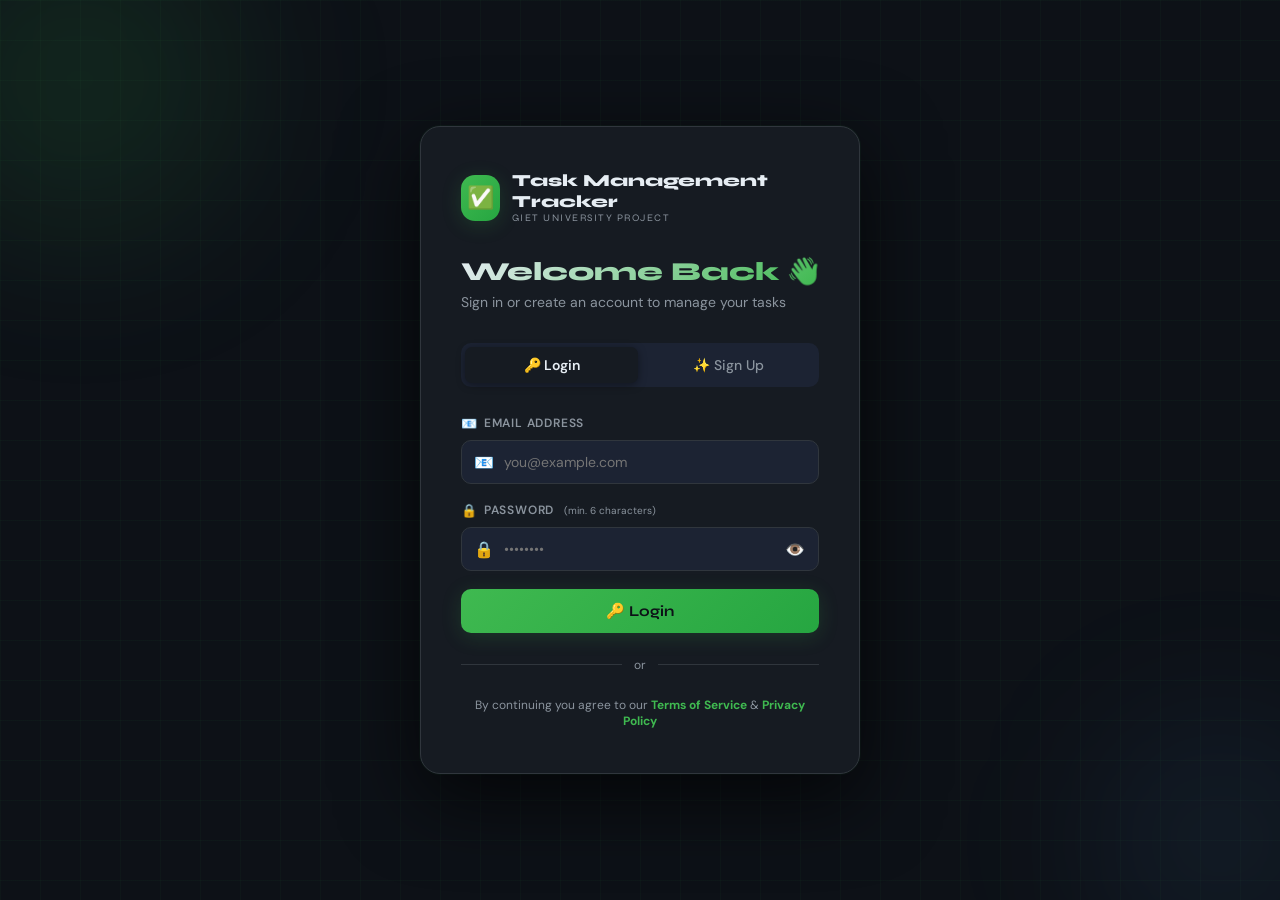
<file: index.html>
<!DOCTYPE html>
<html lang="en">
<head>
<meta charset="UTF-8" />
<meta name="viewport" content="width=device-width, initial-scale=1.0" />
<title>TASK MANAGEMENT TRACKER</title>
<link rel="stylesheet" href="style.css" />
</head>
<body>

<div id="app-page">

<aside class="sidebar">
  <div class="logo">
    <div class="logo-icon">✅</div>
    <div class="logo-text">Task Management Tracker <span>GIET PROJECT</span></div>
  </div>

  <div class="sidebar-user">
    <div class="sidebar-avatar" id="sb-avatar">S</div>
    <div class="sidebar-user-info">
      <div class="sidebar-user-name" id="sb-uname">User</div>
      <div class="sidebar-user-role">Task Manager</div>
    </div>
    <button class="logout-btn" onclick="doLogout()" title="Logout">⏏</button>
  </div>

  <div class="nav-label">Navigation</div>
  <button class="nav-btn active" onclick="setFilter('all',this)">
    <span class="nav-icon">🗂️</span> All Tasks <span class="nav-badge" id="sb-all">0</span>
  </button>
  <button class="nav-btn" onclick="setFilter('pending',this)">
    <span class="nav-icon">⏳</span> Pending <span class="nav-badge" id="sb-pending">0</span>
  </button>
  <button class="nav-btn" onclick="setFilter('inprogress',this)">
    <span class="nav-icon">⚙️</span> In Progress <span class="nav-badge" id="sb-inprogress">0</span>
  </button>
  <button class="nav-btn" onclick="setFilter('completed',this)">
    <span class="nav-icon">✅</span> Completed <span class="nav-badge" id="sb-completed">0</span>
  </button>

  <div class="sidebar-divider"></div>
  <div class="nav-label">Priority</div>
  <button class="nav-btn" onclick="setFilter('high',this)">
    <span class="nav-icon">🔴</span> High Priority <span class="nav-badge" id="sb-high">0</span>
  </button>
  <button class="nav-btn" onclick="setFilter('medium',this)">
    <span class="nav-icon">🟡</span> Medium <span class="nav-badge" id="sb-medium">0</span>
  </button>
  <button class="nav-btn" onclick="setFilter('low',this)">
    <span class="nav-icon">🔵</span> Low <span class="nav-badge" id="sb-low">0</span>
  </button>

  <div class="sidebar-divider"></div>
  <div class="progress-card">
    <div class="progress-card-title">Overall Progress</div>
    <div class="progress-ring-wrap">
      <div class="progress-circle">
        <svg width="52" height="52" viewBox="0 0 52 52">
          <circle class="bg" cx="26" cy="26" r="21"/>
          <circle class="fg" id="ring-fg" cx="26" cy="26" r="21" stroke-dasharray="131.9" stroke-dashoffset="131.9"/>
        </svg>
        <div class="pct" id="ring-pct">0%</div>
      </div>
      <div class="progress-meta">
        <div class="pm-done"><span id="done-count">0</span>/<span id="total-count">0</span></div>
        <div class="pm-label">Tasks completed</div>
      </div>
    </div>
  </div>
</aside>

<main class="main">
  <header class="header">
    <div class="header-title">📋 TASK MANAGEMENT TRACKER</div>
    <div class="search-wrap">
      <span class="search-icon">🔍</span>
      <input type="text" id="search-input" placeholder="Search tasks…" oninput="renderTasks()" />
    </div>

    <div class="header-user">
      <div class="header-avatar" id="hdr-avatar">S</div>
      <span class="header-username" id="hdr-uname">User</span>
    </div>
    <button class="btn-add" onclick="openModal()">＋ Add Task</button>
  </header>

  <div class="stats-bar">
    <div class="stat-card">
      <div class="stat-icon total">📦</div>
      <div><div class="stat-val" id="stat-total">0</div><div class="stat-lbl">Total Tasks</div></div>
    </div>
    <div class="stat-card">
      <div class="stat-icon done">✅</div>
      <div><div class="stat-val" id="stat-done" style="color:var(--green)">0</div><div class="stat-lbl">Completed</div></div>
    </div>
    <div class="stat-card">
      <div class="stat-icon prog">⚙️</div>
      <div><div class="stat-val" id="stat-prog" style="color:var(--orange)">0</div><div class="stat-lbl">In Progress</div></div>
    </div>
    <div class="stat-card">
      <div class="stat-icon pend">⏳</div>
      <div><div class="stat-val" id="stat-pend">0</div><div class="stat-lbl">Pending</div></div>
    </div>
  </div>

  <div class="filter-bar">
    <button class="filter-tab active" onclick="setFilter('all',this)">All</button>
    <button class="filter-tab" onclick="setFilter('pending',this)">Pending</button>
    <button class="filter-tab" onclick="setFilter('inprogress',this)">In Progress</button>
    <button class="filter-tab" onclick="setFilter('completed',this)">Completed</button>
    <div class="sort-wrap">
      <span style="font-size:13px;color:var(--muted)">Sort:</span>
      <select class="sort-select" id="sort-select" onchange="renderTasks()">
        <option value="newest">Newest First</option>
        <option value="oldest">Oldest First</option>
        <option value="due">Due Date</option>
        <option value="priority">Priority</option>
        <option value="alpha">A → Z</option>
      </select>
    </div>
  </div>

  <div class="task-grid" id="task-grid"></div>
</main>

</div>


<button class="ai-btn-float" id="ai-float-btn" onclick="toggleAI()" title="AI Assistant">🤖</button>


<div class="ai-panel" id="ai-panel">
  <div class="ai-header">
    <div class="ai-avatar">🤖</div>
    <div style="flex:1">
      <div class="ai-title">AI Assistant</div>
      <div class="ai-status">Online</div>
    </div>
    <button class="ai-close" onclick="toggleAI()">✕</button>
  </div>
  <div class="ai-messages" id="ai-messages">
    <div class="ai-msg bot">
      <div class="ai-msg-icon">🤖</div>
      <div class="ai-bubble">
        Hey! I'm your AI task assistant 👋<br><br>
        I can help you:<br>
        • Summarize your tasks<br>
        • Suggest what to work on next<br>
        • Analyze your productivity<br>
        • Answer anything about your project!
      </div>
    </div>
  </div>
  <div class="ai-suggestions">
    <span class="ai-sug" onclick="sendAISug(this)">📊 Summarize my tasks</span>
    <span class="ai-sug" onclick="sendAISug(this)">🎯 What to do next?</span>
    <span class="ai-sug" onclick="sendAISug(this)">⚠️ Overdue tasks?</span>
    <span class="ai-sug" onclick="sendAISug(this)">💡 Productivity tips</span>
  </div>
  <div class="ai-input-wrap">
    <input class="ai-input" id="ai-input" placeholder="Ask me anything about your tasks…" onkeydown="if(event.key==='Enter')sendAI()" />
    <button class="ai-send" onclick="sendAI()">➤</button>
  </div>
</div>


<div class="modal-overlay" id="modal">
  <div class="modal">
    <div class="modal-header">
      <div class="modal-title" id="modal-title">Add New Task</div>
      <button class="modal-close" onclick="closeModal()">✕</button>
    </div>
    <div class="form-group">
      <label class="form-label">Task Title *</label>
      <input class="form-input" id="f-title" placeholder="Enter task title…" />
    </div>
    <div class="form-group">
      <label class="form-label">Description</label>
      <textarea class="form-textarea" id="f-desc" placeholder="Add description (optional)…"></textarea>
    </div>
    <div class="form-row">
      <div class="form-group">
        <label class="form-label">Status</label>
        <select class="form-select" id="f-status">
          <option value="pending">⏳ Pending</option>
          <option value="inprogress">⚙️ In Progress</option>
          <option value="completed">✅ Completed</option>
        </select>
      </div>
      <div class="form-group">
        <label class="form-label">Priority</label>
        <select class="form-select" id="f-priority">
          <option value="medium">🟡 Medium</option>
          <option value="high">🔴 High</option>
          <option value="low">🔵 Low</option>
        </select>
      </div>
    </div>
    <div class="form-row">
      <div class="form-group">
        <label class="form-label">Due Date</label>
        <input class="form-input" type="date" id="f-due" />
      </div>
      <div class="form-group">
        <label class="form-label">Progress %</label>
        <input class="form-input" type="number" id="f-progress" min="0" max="100" value="0" placeholder="0–100" />
      </div>
    </div>
    <div class="modal-footer">
      <button class="btn-cancel" onclick="closeModal()">Cancel</button>
      <button class="btn-save" onclick="saveTask()">Save Task</button>
    </div>
  </div>
</div>

<div id="toast-container"></div>

<script src="script.js"></script>
<script>
  
  window.addEventListener('DOMContentLoaded', () => {
    const s = getSession();
    if (!s || !s.email) {
      window.location.href = 'login.html';
      return;
    }
   
    const initial = s.name.charAt(0).toUpperCase();
    document.getElementById('sb-avatar').textContent = initial;
    document.getElementById('sb-uname').textContent = s.name;
    document.getElementById('hdr-avatar').textContent = initial;
    document.getElementById('hdr-uname').textContent = s.name;

   
    seedTasks();
    renderTasks();
  });

  
  document.getElementById('modal').addEventListener('click', e => {
    if (e.target === e.currentTarget) closeModal();
  });

  
  document.addEventListener('keydown', e => {
    if (e.key === 'n' && !e.ctrlKey && !e.metaKey &&
        document.activeElement.tagName !== 'INPUT' &&
        document.activeElement.tagName !== 'TEXTAREA') openModal();
    if (e.key === 'Escape') closeModal();
  });
</script>
</body>
</html>
</file>
<file: style.css>
@import url('https://fonts.googleapis.com/css2?family=Syne:wght@400;600;700;800&family=DM+Sans:wght@300;400;500;600&display=swap');

:root {
  --bg:        #0d1117;
  --surface:   #161b22;
  --card:      #1c2333;
  --border:    #30363d;
  --green:     #3fb950;
  --green-dim: #1a4a28;
  --green-glow:rgba(63,185,80,0.18);
  --orange:    #e3a03b;
  --orange-dim:#4a2e0a;
  --red:       #f85149;
  --red-dim:   #4a1010;
  --blue:      #58a6ff;
  --blue-dim:  #0d2a50;
  --text:      #e6edf3;
  --muted:     #8b949e;
  --radius:    12px;
  --shadow:    0 8px 32px rgba(0,0,0,0.5);
}

*, *::before, *::after { box-sizing: border-box; margin: 0; padding: 0; }

body {
  font-family: 'DM Sans', sans-serif;
  background: var(--bg);
  color: var(--text);
  min-height: 100vh;
  overflow-x: hidden;
}


#login-page {
  min-height: 100vh;
  display: flex;
  align-items: center;
  justify-content: center;
  position: relative;
  overflow: hidden;
}

.login-bg {
  position: absolute; inset: 0; z-index: 0;
  background-image:
    linear-gradient(rgba(63,185,80,0.04) 1px, transparent 1px),
    linear-gradient(90deg, rgba(63,185,80,0.04) 1px, transparent 1px);
  background-size: 40px 40px;
  animation: gridPan 20s linear infinite;
}
@keyframes gridPan {
  from { background-position: 0 0; }
  to   { background-position: 40px 40px; }
}

.orb {
  position: absolute; border-radius: 50%; filter: blur(80px); z-index: 0;
  animation: float 8s ease-in-out infinite;
}
.orb-1 { width: 320px; height: 320px; background: rgba(63,185,80,0.12); top: -80px; left: -80px; }
.orb-2 { width: 240px; height: 240px; background: rgba(88,166,255,0.08); bottom: -60px; right: -60px; animation-delay: -4s; }
@keyframes float {
  0%,100% { transform: translateY(0); }
  50%      { transform: translateY(-20px); }
}

.login-card {
  position: relative; z-index: 10;
  width: 440px; max-width: 95vw;
  background: var(--surface);
  border: 1px solid var(--border);
  border-radius: 20px;
  padding: 44px 40px;
  box-shadow: 0 24px 80px rgba(0,0,0,0.7), 0 0 0 1px rgba(63,185,80,0.06);
  animation: cardIn .5s cubic-bezier(.34,1.56,.64,1);
}
@keyframes cardIn {
  from { opacity: 0; transform: translateY(30px) scale(.96); }
  to   { opacity: 1; transform: translateY(0) scale(1); }
}

.login-logo {
  display: flex; align-items: center; gap: 12px;
  margin-bottom: 32px;
}
.login-logo-icon {
  width: 46px; height: 46px; border-radius: 14px;
  background: linear-gradient(135deg, var(--green), #26a641);
  display: flex; align-items: center; justify-content: center;
  font-size: 22px;
  box-shadow: 0 4px 20px var(--green-glow);
}
.login-logo-text { font-family: 'Syne', sans-serif; font-weight: 800; font-size: 17px; line-height: 1.2; }
.login-logo-text span { display: block; color: var(--muted); font-size: 10px; font-weight: 400; letter-spacing: 1.5px; text-transform: uppercase; }

.login-heading {
  font-family: 'Syne', sans-serif;
  font-size: 26px; font-weight: 800;
  margin-bottom: 6px;
  background: linear-gradient(135deg, var(--text), var(--green));
  -webkit-background-clip: text; -webkit-text-fill-color: transparent;
}
.login-sub { font-size: 14px; color: var(--muted); margin-bottom: 32px; }

.auth-tabs {
  display: flex; gap: 4px;
  background: var(--card); border-radius: 10px; padding: 4px;
  margin-bottom: 28px;
}
.auth-tab {
  flex: 1; padding: 9px;
  border: none; border-radius: 7px;
  background: transparent; color: var(--muted);
  font-family: 'DM Sans', sans-serif; font-size: 14px; font-weight: 500;
  cursor: pointer; transition: all .2s;
}
.auth-tab.active {
  background: var(--surface); color: var(--text);
  box-shadow: 0 2px 8px rgba(0,0,0,0.4);
  font-weight: 600;
}

.login-field { margin-bottom: 18px; }
.login-label {
  display: flex; align-items: center; gap: 6px;
  font-size: 12px; font-weight: 600; color: var(--muted);
  text-transform: uppercase; letter-spacing: .8px;
  margin-bottom: 8px;
}
.login-label .lbl-icon { font-size: 13px; }

.input-wrap { position: relative; }
.login-input {
  width: 100%; padding: 12px 14px 12px 42px;
  border: 1.5px solid var(--border);
  border-radius: 10px; background: var(--card);
  color: var(--text); font-family: 'DM Sans', sans-serif; font-size: 14px;
  outline: none; transition: all .2s;
}
.login-input:focus { border-color: var(--green); box-shadow: 0 0 0 3px var(--green-glow); }
.login-input.error { border-color: var(--red); box-shadow: 0 0 0 3px rgba(248,81,73,0.12); }
.login-input.valid { border-color: var(--green); }
.input-icon {
  position: absolute; left: 13px; top: 50%; transform: translateY(-50%);
  font-size: 16px; pointer-events: none;
}
.input-eye {
  position: absolute; right: 12px; top: 50%; transform: translateY(-50%);
  font-size: 16px; cursor: pointer; color: var(--muted);
  background: none; border: none; padding: 2px;
  transition: color .15s;
}
.input-eye:hover { color: var(--text); }

.field-hint { font-size: 11px; margin-top: 5px; padding-left: 2px; display: none; }
.field-hint.show { display: block; }
.field-hint.err  { color: var(--red); }
.field-hint.ok   { color: var(--green); }

.pwd-strength { margin-top: 8px; display: none; }
.pwd-strength.show { display: block; }
.pwd-bar-track { height: 3px; background: var(--border); border-radius: 2px; overflow: hidden; margin-bottom: 4px; }
.pwd-bar-fill  { height: 100%; border-radius: 2px; width: 0; transition: width .3s, background .3s; }
.pwd-bar-label { font-size: 11px; color: var(--muted); }

.login-btn {
  width: 100%; padding: 13px;
  background: linear-gradient(135deg, var(--green), #26a641);
  border: none; border-radius: 10px; color: #0d1117;
  font-family: 'Syne', sans-serif; font-size: 15px; font-weight: 700;
  cursor: pointer; transition: all .2s; margin-top: 8px;
  display: flex; align-items: center; justify-content: center; gap: 8px;
  box-shadow: 0 4px 20px var(--green-glow);
}
.login-btn:hover { transform: translateY(-1px); box-shadow: 0 8px 28px rgba(63,185,80,0.35); }
.login-btn:active { transform: translateY(0); }
.login-btn:disabled { opacity: .6; cursor: not-allowed; transform: none; }

.login-divider {
  display: flex; align-items: center; gap: 12px;
  margin: 24px 0; color: var(--muted); font-size: 12px;
}
.login-divider::before, .login-divider::after {
  content: ''; flex: 1; height: 1px; background: var(--border);
}

.login-footer { font-size: 12px; color: var(--muted); text-align: center; margin-top: 20px; }
.login-footer strong { color: var(--green); }

.name-only { display: none; }

.login-error {
  background: var(--red-dim); border: 1px solid var(--red);
  border-radius: 8px; padding: 10px 14px;
  font-size: 13px; color: var(--red);
  margin-bottom: 18px; display: none;
  animation: shake .3s ease;
}
.login-error.show { display: flex; align-items: center; gap: 8px; }
@keyframes shake {
  0%,100% { transform: translateX(0); }
  20%,60% { transform: translateX(-6px); }
  40%,80% { transform: translateX(6px); }
}

.login-success-overlay {
  position: fixed; inset: 0; z-index: 9999;
  background: var(--bg);
  display: flex; flex-direction: column; align-items: center; justify-content: center;
  gap: 16px;
  opacity: 0; pointer-events: none; transition: opacity .4s;
}
.login-success-overlay.show { opacity: 1; pointer-events: all; }
.success-icon { font-size: 64px; animation: popIn .4s cubic-bezier(.34,1.56,.64,1); }
@keyframes popIn { from{transform:scale(0)} to{transform:scale(1)} }
.success-msg { font-family: 'Syne', sans-serif; font-size: 22px; font-weight: 700; color: var(--green); }
.success-sub { font-size: 14px; color: var(--muted); }


#app-page { display: flex; flex-direction: row; min-height: 100vh; }


.sidebar {
  width: 240px; min-height: 100vh;
  background: var(--surface); border-right: 1px solid var(--border);
  display: flex; flex-direction: column;
  padding: 24px 16px;
  position: fixed; top: 0; left: 0; bottom: 0; z-index: 100;
}
.logo { display: flex; align-items: center; gap: 10px; margin-bottom: 36px; padding: 0 8px; }
.logo-icon { width: 36px; height: 36px; background: linear-gradient(135deg, var(--green), #26a641); border-radius: 10px; display: flex; align-items: center; justify-content: center; font-size: 18px; }
.logo-text { font-family: 'Syne', sans-serif; font-weight: 800; font-size: 15px; line-height: 1.2; }
.logo-text span { display: block; color: var(--muted); font-size: 10px; font-weight: 400; letter-spacing: 1px; text-transform: uppercase; }

.nav-label { font-size: 10px; font-weight: 600; letter-spacing: 1.5px; text-transform: uppercase; color: var(--muted); padding: 0 10px; margin-bottom: 8px; }
.nav-btn { display: flex; align-items: center; gap: 10px; width: 100%; padding: 10px 12px; border-radius: 8px; border: none; background: transparent; color: var(--muted); cursor: pointer; font-family: 'DM Sans', sans-serif; font-size: 14px; transition: all .18s; text-align: left; margin-bottom: 2px; }
.nav-btn:hover { background: var(--card); color: var(--text); }
.nav-btn.active { background: var(--green-dim); color: var(--green); font-weight: 500; }
.nav-btn .nav-icon { font-size: 16px; width: 20px; text-align: center; }
.nav-badge { margin-left: auto; font-size: 11px; font-weight: 600; background: var(--card); color: var(--muted); padding: 2px 7px; border-radius: 20px; }
.nav-btn.active .nav-badge { background: var(--green-dim); color: var(--green); }
.sidebar-divider { height: 1px; background: var(--border); margin: 16px 0; }

.sidebar-user {
  padding: 12px 14px; border-radius: 10px;
  background: var(--card); border: 1px solid var(--border);
  margin-bottom: 16px;
  display: flex; align-items: center; gap: 10px;
}
.sidebar-avatar {
  width: 34px; height: 34px; border-radius: 10px;
  background: linear-gradient(135deg, var(--green), #26a641);
  display: flex; align-items: center; justify-content: center;
  font-size: 16px; font-weight: 700; color: #0d1117;
  font-family: 'Syne', sans-serif; flex-shrink: 0;
}
.sidebar-user-info { flex: 1; min-width: 0; }
.sidebar-user-name { font-size: 13px; font-weight: 600; color: var(--text); white-space: nowrap; overflow: hidden; text-overflow: ellipsis; }
.sidebar-user-role { font-size: 10px; color: var(--muted); letter-spacing: .5px; }
.logout-btn { background: none; border: none; color: var(--muted); cursor: pointer; font-size: 15px; padding: 3px; border-radius: 5px; transition: .15s; flex-shrink: 0; }
.logout-btn:hover { color: var(--red); background: var(--red-dim); }

.progress-card { margin-top: auto; padding: 16px; background: var(--card); border-radius: var(--radius); border: 1px solid var(--border); }
.progress-card-title { font-size: 12px; color: var(--muted); margin-bottom: 10px; font-weight: 500; }
.progress-ring-wrap { display: flex; align-items: center; gap: 14px; }
.progress-circle { position: relative; width: 52px; height: 52px; }
.progress-circle svg { transform: rotate(-90deg); }
.progress-circle .bg { fill: none; stroke: var(--border); stroke-width: 5; }
.progress-circle .fg { fill: none; stroke: var(--green); stroke-width: 5; stroke-linecap: round; transition: stroke-dashoffset .6s cubic-bezier(.4,0,.2,1); }
.progress-circle .pct { position: absolute; inset: 0; display: flex; align-items: center; justify-content: center; font-size: 11px; font-weight: 700; color: var(--green); }
.progress-meta { flex: 1; }
.progress-meta .pm-done { font-size: 20px; font-weight: 700; font-family: 'Syne', sans-serif; color: var(--text); }
.progress-meta .pm-label { font-size: 11px; color: var(--muted); }


.main { margin-left: 240px; flex: 1; display: flex; flex-direction: column; min-height: 100vh; }

.header { padding: 20px 28px; background: var(--surface); border-bottom: 1px solid var(--border); display: flex; align-items: center; gap: 16px; position: sticky; top: 0; z-index: 50; }
.header-title { font-family: 'Syne', sans-serif; font-size: 20px; font-weight: 700; flex: 1; }
.search-wrap { position: relative; }
.search-wrap input { background: var(--card); border: 1px solid var(--border); border-radius: 8px; padding: 8px 12px 8px 36px; color: var(--text); font-family: 'DM Sans', sans-serif; font-size: 14px; outline: none; width: 220px; transition: border-color .18s; }
.search-wrap input:focus { border-color: var(--green); }
.search-icon { position: absolute; left: 10px; top: 50%; transform: translateY(-50%); color: var(--muted); font-size: 14px; pointer-events: none; }
.btn-add { display: flex; align-items: center; gap: 7px; background: var(--green); color: #0d1117; border: none; border-radius: 8px; padding: 9px 18px; font-family: 'DM Sans', sans-serif; font-size: 14px; font-weight: 600; cursor: pointer; transition: all .18s; white-space: nowrap; }
.btn-add:hover { background: #3aaa49; transform: translateY(-1px); box-shadow: 0 4px 16px var(--green-glow); }

.header-user { display: flex; align-items: center; gap: 8px; padding: 6px 12px; border-radius: 8px; background: var(--card); border: 1px solid var(--border); }
.header-avatar { width: 28px; height: 28px; border-radius: 8px; background: linear-gradient(135deg, var(--green), #26a641); display: flex; align-items: center; justify-content: center; font-size: 13px; font-weight: 700; color: #0d1117; font-family: 'Syne', sans-serif; }
.header-username { font-size: 13px; font-weight: 600; }

.stats-bar { display: grid; grid-template-columns: repeat(4, 1fr); gap: 16px; padding: 20px 28px 0; }
.stat-card { background: var(--card); border: 1px solid var(--border); border-radius: var(--radius); padding: 18px 20px; display: flex; align-items: center; gap: 14px; transition: transform .18s; }
.stat-card:hover { transform: translateY(-2px); }
.stat-icon { font-size: 26px; width: 46px; height: 46px; border-radius: 10px; display: flex; align-items: center; justify-content: center; }
.stat-icon.total { background: var(--blue-dim); }
.stat-icon.done  { background: var(--green-dim); }
.stat-icon.prog  { background: var(--orange-dim); }
.stat-icon.pend  { background: #2a2a3a; }
.stat-val { font-family: 'Syne', sans-serif; font-size: 26px; font-weight: 800; }
.stat-lbl { font-size: 12px; color: var(--muted); margin-top: 2px; }

.filter-bar { display: flex; align-items: center; gap: 8px; padding: 20px 28px 0; }
.filter-tab { padding: 7px 16px; border-radius: 20px; border: 1px solid var(--border); background: transparent; color: var(--muted); font-family: 'DM Sans', sans-serif; font-size: 13px; cursor: pointer; transition: all .18s; }
.filter-tab:hover { border-color: var(--green); color: var(--text); }
.filter-tab.active { background: var(--green); color: #0d1117; border-color: var(--green); font-weight: 600; }
.sort-wrap { margin-left: auto; display: flex; align-items: center; gap: 8px; }
.sort-select { background: var(--card); border: 1px solid var(--border); color: var(--text); border-radius: 8px; padding: 7px 12px; font-family: 'DM Sans', sans-serif; font-size: 13px; cursor: pointer; outline: none; }

.task-grid { padding: 20px 28px 40px; display: flex; flex-direction: column; gap: 10px; }
.empty-state { text-align: center; padding: 80px 20px; color: var(--muted); }
.empty-state .es-icon { font-size: 56px; margin-bottom: 16px; opacity: .5; }
.empty-state h3 { font-size: 18px; font-weight: 600; margin-bottom: 8px; color: var(--text); }

.task-card { background: var(--card); border: 1px solid var(--border); border-radius: var(--radius); padding: 18px 20px; display: grid; grid-template-columns: 1fr auto; gap: 12px; transition: all .22s; animation: slideIn .25s ease; position: relative; overflow: hidden; }
@keyframes slideIn { from{opacity:0;transform:translateY(10px)} to{opacity:1;transform:translateY(0)} }
.task-card::before { content: ''; position: absolute; left: 0; top: 0; bottom: 0; width: 3px; border-radius: 12px 0 0 12px; }
.task-card.status-completed::before { background: var(--green); }
.task-card.status-inprogress::before { background: var(--orange); }
.task-card.status-pending::before { background: var(--muted); }
.task-card:hover { border-color: #444d56; transform: translateX(2px); box-shadow: var(--shadow); }
.task-card.status-completed { opacity: .75; }
.task-left { display: flex; align-items: flex-start; gap: 14px; }
.task-check { width: 22px; height: 22px; border-radius: 6px; border: 2px solid var(--border); display: flex; align-items: center; justify-content: center; cursor: pointer; flex-shrink: 0; margin-top: 1px; transition: all .18s; background: transparent; }
.task-check:hover { border-color: var(--green); background: var(--green-dim); }
.task-check.checked { background: var(--green); border-color: var(--green); }
.task-check.checked::after { content: '✓'; color: #0d1117; font-size: 13px; font-weight: 700; }
.task-body { flex: 1; min-width: 0; }
.task-title { font-size: 15px; font-weight: 600; color: var(--text); margin-bottom: 5px; line-height: 1.4; }
.task-card.status-completed .task-title { text-decoration: line-through; color: var(--muted); }
.task-desc { font-size: 13px; color: var(--muted); line-height: 1.5; margin-bottom: 10px; }
.task-meta { display: flex; align-items: center; gap: 10px; flex-wrap: wrap; }
.badge { display: inline-flex; align-items: center; gap: 5px; padding: 3px 10px; border-radius: 20px; font-size: 11px; font-weight: 600; letter-spacing: .3px; }
.badge.completed  { background: var(--green-dim); color: var(--green); }
.badge.inprogress { background: var(--orange-dim); color: var(--orange); }
.badge.pending    { background: #2a2a3a; color: var(--muted); }
.badge.priority-high   { background: var(--red-dim); color: var(--red); }
.badge.priority-medium { background: var(--orange-dim); color: var(--orange); }
.badge.priority-low    { background: var(--blue-dim); color: var(--blue); }
.due-date { font-size: 12px; color: var(--muted); display: flex; align-items: center; gap: 4px; }
.due-date.overdue { color: var(--red); }
.due-date.soon    { color: var(--orange); }
.task-actions { display: flex; align-items: flex-start; gap: 6px; flex-shrink: 0; }
.action-btn { width: 32px; height: 32px; border-radius: 8px; border: 1px solid var(--border); background: transparent; color: var(--muted); cursor: pointer; font-size: 15px; display: flex; align-items: center; justify-content: center; transition: all .18s; }
.action-btn:hover.edit-btn   { border-color: var(--blue);  color: var(--blue);  background: var(--blue-dim); }
.action-btn:hover.del-btn    { border-color: var(--red);   color: var(--red);   background: var(--red-dim); }
.action-btn:hover.status-btn { border-color: var(--green); color: var(--green); background: var(--green-dim); }
.task-progress { margin-top: 10px; }
.task-progress-bar { height: 4px; background: var(--border); border-radius: 2px; overflow: hidden; }
.task-progress-fill { height: 100%; border-radius: 2px; transition: width .4s ease; }


.modal-overlay { position: fixed; inset: 0; background: rgba(0,0,0,.7); backdrop-filter: blur(4px); z-index: 1000; display: flex; align-items: center; justify-content: center; opacity: 0; pointer-events: none; transition: opacity .22s; }
.modal-overlay.open { opacity: 1; pointer-events: all; }
.modal { background: var(--surface); border: 1px solid var(--border); border-radius: 16px; width: 520px; max-width: 95vw; padding: 28px; box-shadow: 0 24px 64px rgba(0,0,0,.8); transform: scale(.95); transition: transform .22s; }
.modal-overlay.open .modal { transform: scale(1); }
.modal-header { display: flex; align-items: center; justify-content: space-between; margin-bottom: 24px; }
.modal-title { font-family: 'Syne', sans-serif; font-size: 18px; font-weight: 700; }
.modal-close { background: none; border: none; color: var(--muted); font-size: 22px; cursor: pointer; line-height: 1; padding: 2px 6px; border-radius: 6px; transition: .15s; }
.modal-close:hover { background: var(--card); color: var(--text); }
.form-group { margin-bottom: 18px; }
.form-label { display: block; font-size: 13px; font-weight: 600; color: var(--muted); margin-bottom: 7px; text-transform: uppercase; letter-spacing: .5px; }
.form-input, .form-select, .form-textarea { width: 100%; padding: 10px 14px; border-radius: 8px; border: 1px solid var(--border); background: var(--card); color: var(--text); font-family: 'DM Sans', sans-serif; font-size: 14px; outline: none; transition: border-color .18s; }
.form-textarea { resize: vertical; min-height: 80px; }
.form-input:focus, .form-select:focus, .form-textarea:focus { border-color: var(--green); }
.form-row { display: grid; grid-template-columns: 1fr 1fr; gap: 14px; }
.form-select option { background: var(--card); }
.modal-footer { display: flex; gap: 10px; justify-content: flex-end; margin-top: 24px; }
.btn-cancel { padding: 10px 20px; border-radius: 8px; border: 1px solid var(--border); background: transparent; color: var(--text); font-family: 'DM Sans', sans-serif; font-size: 14px; cursor: pointer; transition: .18s; }
.btn-cancel:hover { background: var(--card); }
.btn-save { padding: 10px 24px; border-radius: 8px; border: none; background: var(--green); color: #0d1117; font-family: 'DM Sans', sans-serif; font-size: 14px; font-weight: 600; cursor: pointer; transition: .18s; }
.btn-save:hover { background: #3aaa49; }


.ai-panel { position: fixed; right: 0; top: 0; bottom: 0; width: 360px; background: var(--surface); border-left: 1px solid var(--border); display: flex; flex-direction: column; z-index: 200; transform: translateX(100%); transition: transform .3s cubic-bezier(.4,0,.2,1); }
.ai-panel.open { transform: translateX(0); }
.ai-header { padding: 20px; border-bottom: 1px solid var(--border); display: flex; align-items: center; gap: 12px; }
.ai-avatar { width: 38px; height: 38px; border-radius: 10px; background: linear-gradient(135deg, #7c3aed, #4f46e5); display: flex; align-items: center; justify-content: center; font-size: 20px; }
.ai-title { font-family: 'Syne', sans-serif; font-weight: 700; font-size: 15px; flex: 1; }
.ai-status { font-size: 11px; color: var(--green); display: flex; align-items: center; gap: 4px; }
.ai-status::before { content: ''; width: 6px; height: 6px; background: var(--green); border-radius: 50%; display: inline-block; animation: pulse 2s infinite; }
@keyframes pulse { 0%,100%{opacity:1} 50%{opacity:.4} }
.ai-close { background: none; border: none; color: var(--muted); font-size: 20px; cursor: pointer; }
.ai-messages { flex: 1; overflow-y: auto; padding: 16px; display: flex; flex-direction: column; gap: 14px; }
.ai-msg { display: flex; gap: 10px; }
.ai-msg.user { flex-direction: row-reverse; }
.ai-bubble { max-width: 80%; padding: 12px 14px; border-radius: 12px; font-size: 13px; line-height: 1.6; }
.ai-msg.bot  .ai-bubble { background: var(--card); border: 1px solid var(--border); border-radius: 4px 12px 12px 12px; }
.ai-msg.user .ai-bubble { background: var(--green-dim); border: 1px solid var(--green); color: var(--green); border-radius: 12px 4px 12px 12px; }
.ai-msg-icon { font-size: 20px; flex-shrink: 0; }
.ai-typing { display: flex; gap: 5px; padding: 14px; align-items: center; }
.ai-typing span { width: 8px; height: 8px; background: var(--muted); border-radius: 50%; animation: bounce .9s infinite; }
.ai-typing span:nth-child(2) { animation-delay: .15s; }
.ai-typing span:nth-child(3) { animation-delay: .3s; }
@keyframes bounce { 0%,100%{transform:translateY(0)} 50%{transform:translateY(-6px)} }
.ai-input-wrap { padding: 14px; border-top: 1px solid var(--border); display: flex; gap: 10px; }
.ai-input { flex: 1; padding: 10px 14px; border-radius: 8px; border: 1px solid var(--border); background: var(--card); color: var(--text); font-family: 'DM Sans', sans-serif; font-size: 13px; outline: none; transition: border-color .18s; }
.ai-input:focus { border-color: #7c3aed; }
.ai-send { width: 40px; height: 40px; border-radius: 8px; border: none; background: linear-gradient(135deg,#7c3aed,#4f46e5); color: white; cursor: pointer; font-size: 16px; display: flex; align-items: center; justify-content: center; transition: .18s; }
.ai-send:hover { opacity: .9; transform: scale(1.05); }
.ai-btn-float { position: fixed; bottom: 28px; right: 28px; z-index: 300; width: 54px; height: 54px; border-radius: 16px; border: none; background: linear-gradient(135deg, #7c3aed, #4f46e5); color: white; font-size: 24px; cursor: pointer; box-shadow: 0 8px 24px rgba(124,58,237,.45); display: flex; align-items: center; justify-content: center; transition: all .22s; }
.ai-btn-float:hover { transform: scale(1.08) rotate(-5deg); box-shadow: 0 12px 32px rgba(124,58,237,.6); }
.ai-suggestions { display: flex; flex-wrap: wrap; gap: 6px; padding: 0 16px 12px; }
.ai-sug { padding: 5px 12px; border-radius: 20px; border: 1px solid var(--border); background: var(--card); color: var(--muted); font-size: 12px; cursor: pointer; transition: .15s; }
.ai-sug:hover { border-color: #7c3aed; color: #a78bfa; }


::-webkit-scrollbar { width: 5px; }
::-webkit-scrollbar-track { background: transparent; }
::-webkit-scrollbar-thumb { background: var(--border); border-radius: 10px; }


.del-confirm { display: flex; gap: 6px; margin-top: 8px; }
.del-yes { padding: 4px 12px; border-radius: 6px; border: none; background: var(--red); color: white; font-size: 12px; font-weight: 600; cursor: pointer; }
.del-no  { padding: 4px 12px; border-radius: 6px; border: 1px solid var(--border); background: transparent; color: var(--muted); font-size: 12px; cursor: pointer; }


#toast-container { position: fixed; bottom: 24px; left: 50%; transform: translateX(-50%); z-index: 9999; display: flex; flex-direction: column; gap: 8px; align-items: center; pointer-events: none; }
.toast { padding: 12px 22px; border-radius: 10px; font-size: 14px; font-weight: 500; box-shadow: 0 8px 24px rgba(0,0,0,.5); animation: toastIn .3s ease; pointer-events: none; }
@keyframes toastIn { from{opacity:0;transform:translateY(10px)} to{opacity:1;transform:translateY(0)} }
.toast.success { background: var(--green); color: #0d1117; }
.toast.error   { background: var(--red); color: white; }
.toast.info    { background: #4f46e5; color: white; }


@media (max-width: 900px) {
  .sidebar { display: none; }
  .main { margin-left: 0; }
  .stats-bar { grid-template-columns: repeat(2,1fr); }
  .ai-panel { width: 100vw; }
}
</file>
